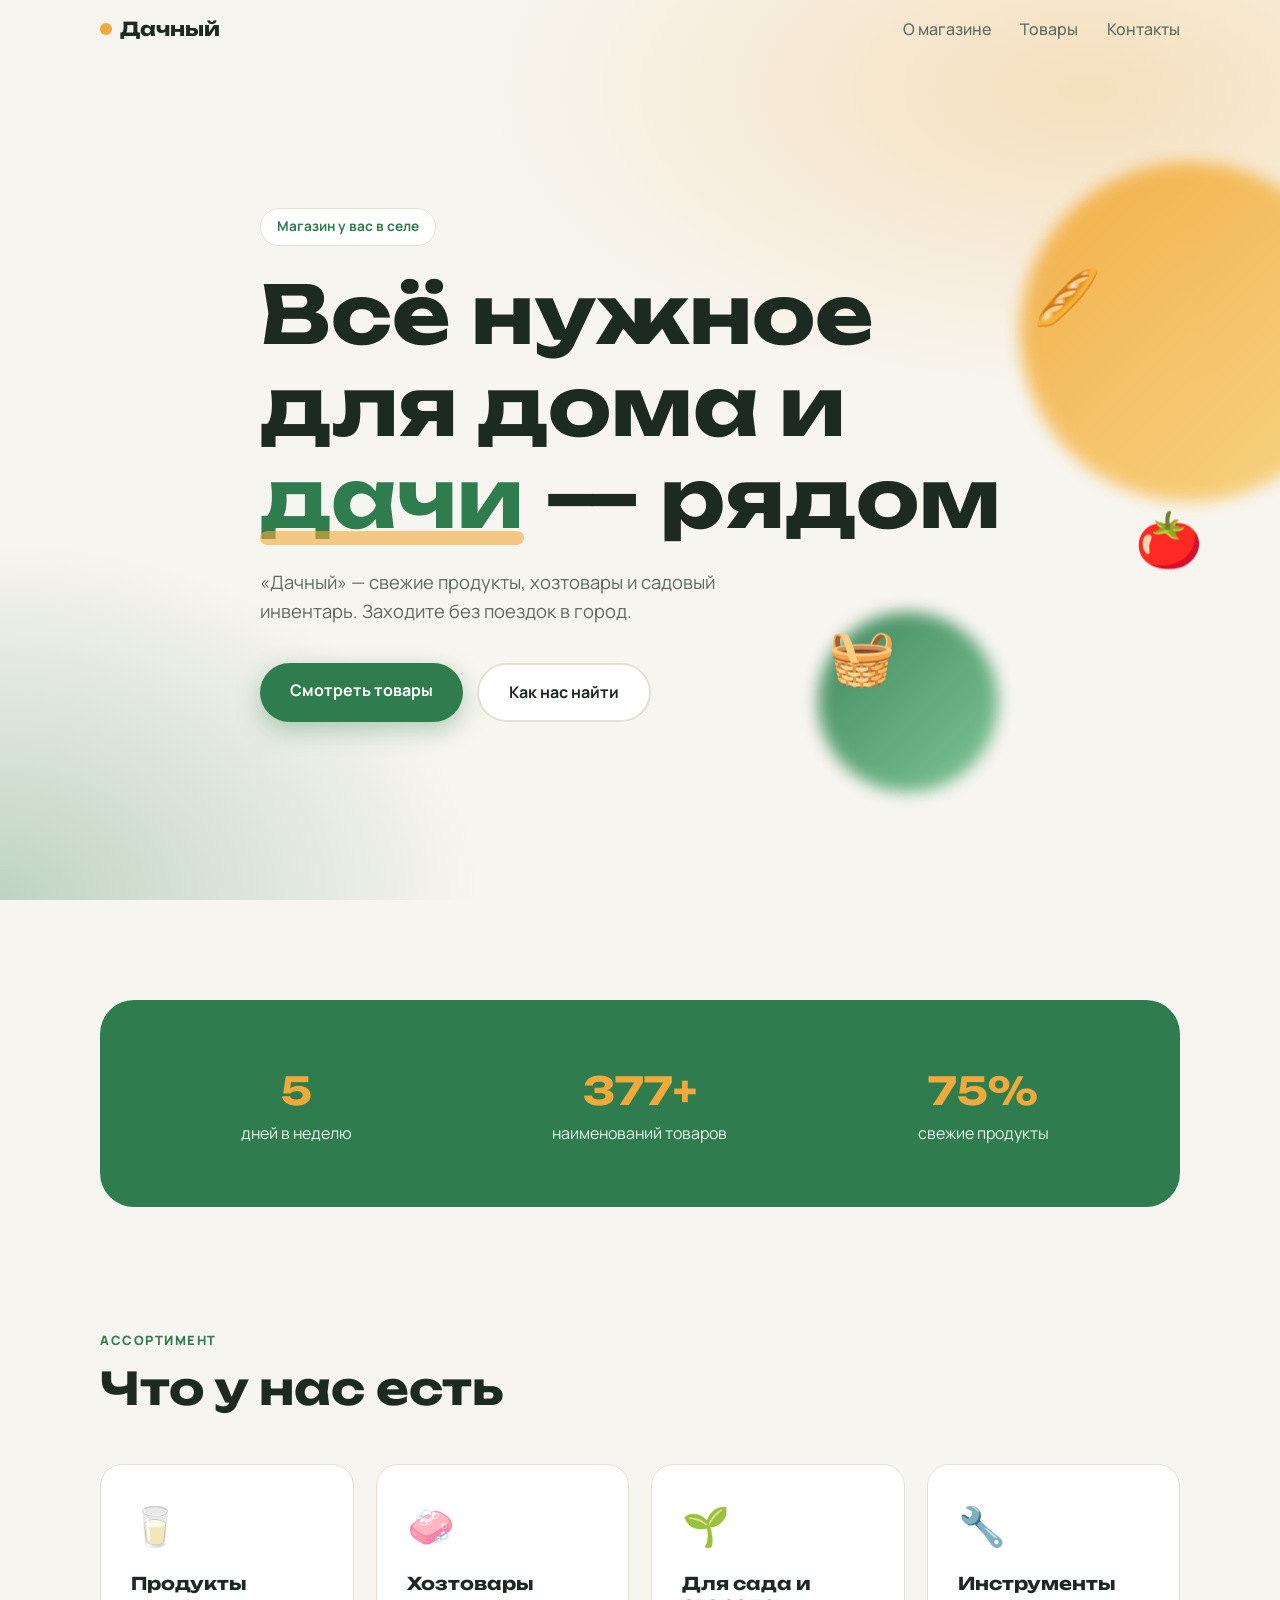
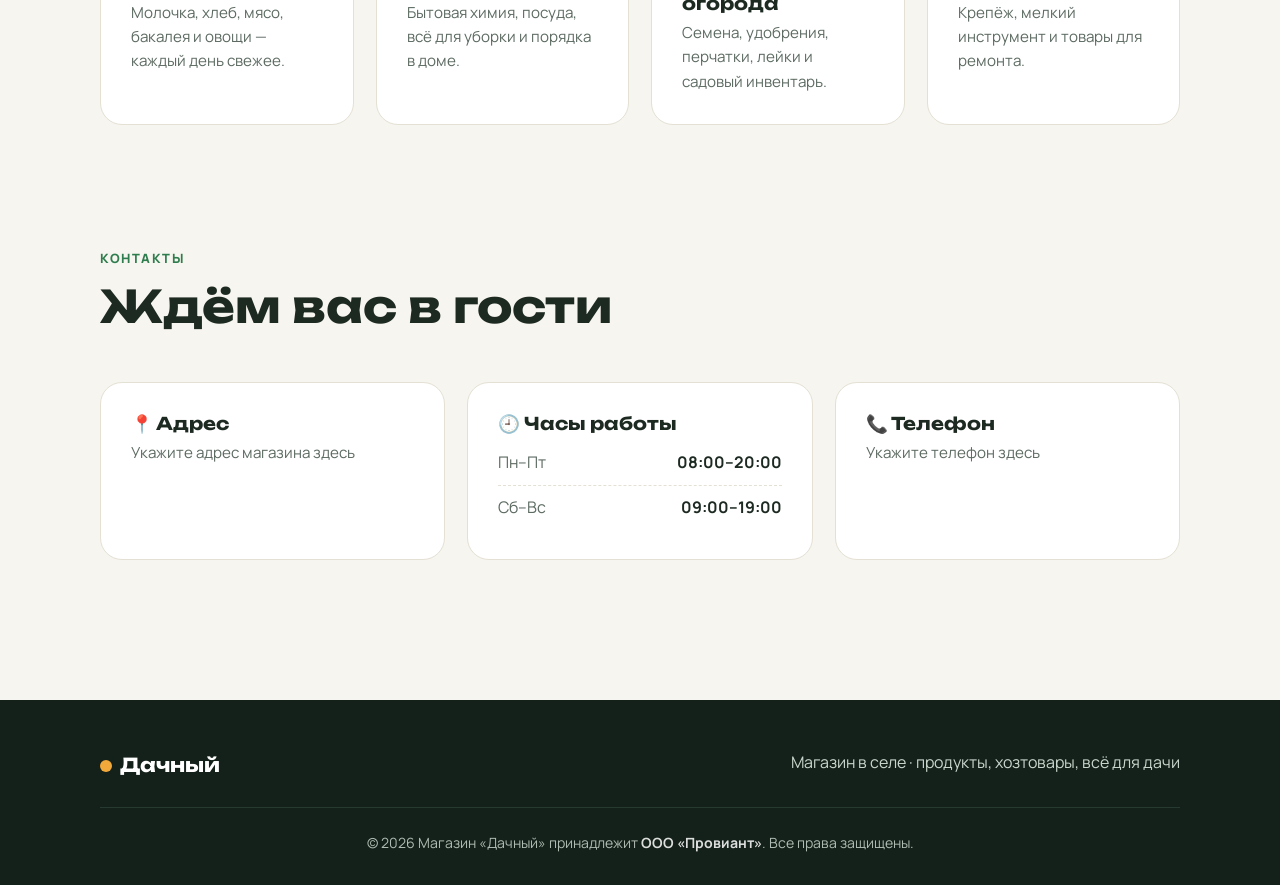
<file: index.html>
<!DOCTYPE html>
<html lang="ru">
<head>
<meta charset="UTF-8">
<meta name="viewport" content="width=device-width, initial-scale=1">
<title>Дачный — магазин в селе</title>
<meta name="description" content="Магазин «Дачный» — продукты, хозтовары и всё для дома и огорода рядом с вами.">
<link rel="preconnect" href="https://fonts.googleapis.com">
<link rel="preconnect" href="https://fonts.gstatic.com" crossorigin>
<link href="https://fonts.googleapis.com/css2?family=Manrope:wght@400;500;700;800&family=Unbounded:wght@500;700&display=swap" rel="stylesheet">
<style>
:root{
  --bg:#f7f5ef; --surface:#fff; --text:#1d2a22; --muted:#5d6b62;
  --green:#2f7d4f; --green-d:#1f5a37; --accent:#f2a93b; --line:#e4e0d4;
  --radius:22px; --shadow:0 10px 40px rgba(31,90,55,.12);
}
@media (prefers-color-scheme:dark){
  :root{--bg:#121a15;--surface:#1a251e;--text:#eef2ec;--muted:#a3b1a7;--line:#2a382f;--shadow:0 10px 40px rgba(0,0,0,.4)}
}
*{box-sizing:border-box;margin:0}
html{scroll-behavior:smooth}
body{font-family:Manrope,system-ui,sans-serif;background:var(--bg);color:var(--text);line-height:1.6;overflow-x:hidden}
h1,h2,h3{font-family:Unbounded,Manrope,sans-serif;line-height:1.15}
a{color:inherit;text-decoration:none}
.wrap{max-width:1120px;margin:0 auto;padding:0 20px}

/* header */
header{position:fixed;inset:0 0 auto 0;z-index:50;transition:.4s;padding:14px 0}
header.scrolled{background:color-mix(in srgb,var(--bg) 85%,transparent);backdrop-filter:blur(14px);box-shadow:0 1px 0 var(--line)}
.nav{display:flex;align-items:center;justify-content:space-between}
.logo{font-family:Unbounded;font-weight:700;font-size:1.2rem;display:flex;align-items:center;gap:8px}
.logo i{width:12px;height:12px;border-radius:50%;background:var(--accent);display:inline-block;animation:pulse 2.5s infinite}
nav a{margin-left:26px;font-weight:500;color:var(--muted);position:relative;transition:color .3s}
nav a::after{content:"";position:absolute;left:0;bottom:-4px;height:2px;width:0;background:var(--accent);transition:width .35s}
nav a:hover{color:var(--text)} nav a:hover::after{width:100%}

/* hero */
.hero{min-height:100vh;display:flex;align-items:center;position:relative;overflow:hidden;
  background:radial-gradient(1000px 500px at 85% 10%,rgba(242,169,59,.28),transparent 60%),
             radial-gradient(800px 600px at 0% 100%,rgba(47,125,79,.28),transparent 60%)}
.hero .wrap{padding-top:90px;padding-bottom:60px;position:relative;z-index:2}
.tag{display:inline-block;padding:7px 16px;border-radius:99px;background:var(--surface);border:1px solid var(--line);font-size:.85rem;font-weight:700;color:var(--green);margin-bottom:22px}
.hero h1{font-size:clamp(2.4rem,7vw,5rem);max-width:760px}
.hero h1 span{color:var(--green);position:relative;white-space:nowrap}
.hero h1 span::after{content:"";position:absolute;left:0;right:0;bottom:2px;height:.18em;background:var(--accent);opacity:.6;border-radius:9px;transform-origin:left;animation:line 1.2s .9s both cubic-bezier(.2,.8,.2,1)}
.hero p{margin-top:24px;max-width:520px;font-size:1.15rem;color:var(--muted)}
.btns{margin-top:36px;display:flex;gap:14px;flex-wrap:wrap}
.btn{padding:15px 30px;border-radius:99px;font-weight:700;transition:.35s cubic-bezier(.2,.8,.2,1);display:inline-block}
.btn.primary{background:var(--green);color:#fff;box-shadow:0 8px 24px rgba(47,125,79,.35)}
.btn.primary:hover{transform:translateY(-3px);background:var(--green-d);box-shadow:0 14px 30px rgba(47,125,79,.4)}
.btn.ghost{border:2px solid var(--line);background:var(--surface)}
.btn.ghost:hover{border-color:var(--green);transform:translateY(-3px)}
.blob{position:absolute;border-radius:50%;filter:blur(8px);opacity:.9;z-index:1}
.b1{width:340px;height:340px;right:-80px;top:18%;background:linear-gradient(135deg,var(--accent),#f7d27b);animation:float 9s ease-in-out infinite}
.b2{width:180px;height:180px;right:22%;bottom:12%;background:linear-gradient(135deg,var(--green),#6fbf8b);animation:float 7s ease-in-out infinite reverse}
.emoji{position:absolute;font-size:3.4rem;z-index:2;animation:float 6s ease-in-out infinite}
.e1{right:14%;top:28%}.e2{right:6%;top:55%;animation-delay:-2s}.e3{right:30%;top:68%;animation-delay:-4s}

/* sections */
section{padding:100px 0}
.head{margin-bottom:50px}
.head small{color:var(--green);font-weight:800;letter-spacing:.12em;text-transform:uppercase;font-size:.8rem}
.head h2{font-size:clamp(1.8rem,4.5vw,2.8rem);margin-top:10px}
.grid{display:grid;grid-template-columns:repeat(auto-fit,minmax(240px,1fr));gap:22px}
.card{background:var(--surface);border:1px solid var(--line);border-radius:var(--radius);padding:30px;transition:.45s cubic-bezier(.2,.8,.2,1)}
.card:hover{transform:translateY(-8px);box-shadow:var(--shadow);border-color:transparent}
.card .ic{font-size:2.4rem;display:inline-block;transition:transform .5s}
.card:hover .ic{transform:scale(1.2) rotate(-8deg)}
.card h3{font-size:1.1rem;margin:16px 0 8px}
.card p{color:var(--muted);font-size:.95rem}

.why{background:var(--green);color:#fff;border-radius:34px;padding:60px 40px;display:grid;grid-template-columns:repeat(auto-fit,minmax(180px,1fr));gap:30px;text-align:center}
.why b{font-family:Unbounded;font-size:2.4rem;display:block;color:var(--accent)}
.why span{opacity:.9}

.contacts{display:grid;grid-template-columns:repeat(auto-fit,minmax(280px,1fr));gap:22px}
.contacts .card h3{margin-top:0}
.row{display:flex;justify-content:space-between;padding:9px 0;border-bottom:1px dashed var(--line);color:var(--muted)}
.row:last-child{border:0} .row b{color:var(--text)}

/* footer */
footer{background:#14211a;color:#c9d6cd;padding:50px 0 30px;margin-top:40px}
footer .top{display:flex;justify-content:space-between;flex-wrap:wrap;gap:20px;padding-bottom:26px;border-bottom:1px solid #263a2f}
footer .logo{color:#fff}
.legal{padding-top:24px;font-size:.88rem;opacity:.85;text-align:center}
.legal strong{color:#fff}

/* reveal */
.reveal{opacity:0;transform:translateY(34px);transition:opacity .9s cubic-bezier(.2,.8,.2,1),transform .9s cubic-bezier(.2,.8,.2,1)}
.reveal.in{opacity:1;transform:none}
.hero .reveal{animation:up 1s both cubic-bezier(.2,.8,.2,1)}
@keyframes up{from{opacity:0;transform:translateY(34px)}to{opacity:1;transform:none}}
@keyframes float{0%,100%{transform:translateY(0) rotate(0)}50%{transform:translateY(-22px) rotate(4deg)}}
@keyframes pulse{0%,100%{box-shadow:0 0 0 0 rgba(242,169,59,.6)}50%{box-shadow:0 0 0 8px rgba(242,169,59,0)}}
@keyframes line{from{transform:scaleX(0)}to{transform:scaleX(1)}}

@media(max-width:720px){
  nav a:not(.keep){display:none}
  .blob,.emoji{opacity:.35}
  .why{padding:40px 20px}
  section{padding:70px 0}
}
@media(prefers-reduced-motion:reduce){*{animation:none!important;transition:none!important}.reveal{opacity:1;transform:none}}
</style>
</head>
<body>

<header id="hd">
  <div class="wrap nav">
    <a href="#top" class="logo"><i></i>Дачный</a>
    <nav>
      <a href="#about">О магазине</a>
      <a href="#catalog">Товары</a>
      <a href="#contacts" class="keep">Контакты</a>
    </nav>
  </div>
</header>

<main id="top">
  <div class="hero">
    <div class="blob b1"></div><div class="blob b2"></div>
    <span class="emoji e1">🥖</span><span class="emoji e2">🍅</span><span class="emoji e3">🧺</span>
    <div class="wrap">
      <span class="tag reveal">Магазин у вас в селе</span>
      <h1 class="reveal" style="animation-delay:.1s">Всё нужное для дома и <span>дачи</span> — рядом</h1>
      <p class="reveal" style="animation-delay:.2s">«Дачный» — свежие продукты, хозтовары и садовый инвентарь. Заходите без поездок в город.</p>
      <div class="btns reveal" style="animation-delay:.3s">
        <a class="btn primary" href="#catalog">Смотреть товары</a>
        <a class="btn ghost" href="#contacts">Как нас найти</a>
      </div>
    </div>
  </div>

  <section id="about">
    <div class="wrap">
      <div class="why reveal">
        <div><b data-n="7">0</b><span>дней в неделю</span></div>
        <div><b data-n="500" data-plus="1">0</b><span>наименований товаров</span></div>
        <div><b data-n="100" data-pct="1">0</b><span>свежие продукты</span></div>
      </div>
    </div>
  </section>

  <section id="catalog" style="padding-top:20px">
    <div class="wrap">
      <div class="head reveal"><small>Ассортимент</small><h2>Что у нас есть</h2></div>
      <div class="grid">
        <div class="card reveal"><span class="ic">🥛</span><h3>Продукты</h3><p>Молочка, хлеб, мясо, бакалея и овощи — каждый день свежее.</p></div>
        <div class="card reveal" style="transition-delay:.1s"><span class="ic">🧼</span><h3>Хозтовары</h3><p>Бытовая химия, посуда, всё для уборки и порядка в доме.</p></div>
        <div class="card reveal" style="transition-delay:.2s"><span class="ic">🌱</span><h3>Для сада и огорода</h3><p>Семена, удобрения, перчатки, лейки и садовый инвентарь.</p></div>
        <div class="card reveal" style="transition-delay:.3s"><span class="ic">🔧</span><h3>Инструменты</h3><p>Крепёж, мелкий инструмент и товары для ремонта.</p></div>
      </div>
    </div>
  </section>

  <section id="contacts" style="padding-top:20px">
    <div class="wrap">
      <div class="head reveal"><small>Контакты</small><h2>Ждём вас в гости</h2></div>
      <div class="contacts">
        <div class="card reveal">
          <h3>📍 Адрес</h3>
          <p>Укажите адрес магазина здесь</p>
        </div>
        <div class="card reveal" style="transition-delay:.1s">
          <h3>🕘 Часы работы</h3>
          <div class="row"><span>Пн–Пт</span><b>08:00–20:00</b></div>
          <div class="row"><span>Сб–Вс</span><b>09:00–19:00</b></div>
        </div>
        <div class="card reveal" style="transition-delay:.2s">
          <h3>📞 Телефон</h3>
          <p>Укажите телефон здесь</p>
        </div>
      </div>
    </div>
  </section>
</main>

<footer>
  <div class="wrap">
    <div class="top">
      <a href="#top" class="logo"><i></i>Дачный</a>
      <span>Магазин в селе · продукты, хозтовары, всё для дачи</span>
    </div>
    <p class="legal">© <span id="y">2026</span> Магазин «Дачный» принадлежит <strong>ООО «Провиант»</strong>. Все права защищены.</p>
  </div>
</footer>

<script>
const hd=document.getElementById('hd');
addEventListener('scroll',()=>hd.classList.toggle('scrolled',scrollY>30),{passive:true});
document.getElementById('y').textContent=new Date().getFullYear();

const io=new IntersectionObserver(es=>es.forEach(e=>{
  if(!e.isIntersecting)return;
  e.target.classList.add('in');
  e.target.querySelectorAll('[data-n]').forEach(count);
  io.unobserve(e.target);
}),{threshold:.15});
document.querySelectorAll('main .reveal:not(.hero .reveal)').forEach(el=>io.observe(el));

function count(el){
  const n=+el.dataset.n,t=1400,s=performance.now();
  (function f(now){
    const p=Math.min((now-s)/t,1),v=Math.round(n*(1-Math.pow(1-p,3)));
    el.textContent=v+(el.dataset.plus?'+':'')+(el.dataset.pct?'%':'');
    if(p<1)requestAnimationFrame(f);
  })(s);
}
</script>
</body>
</html>
</file>
